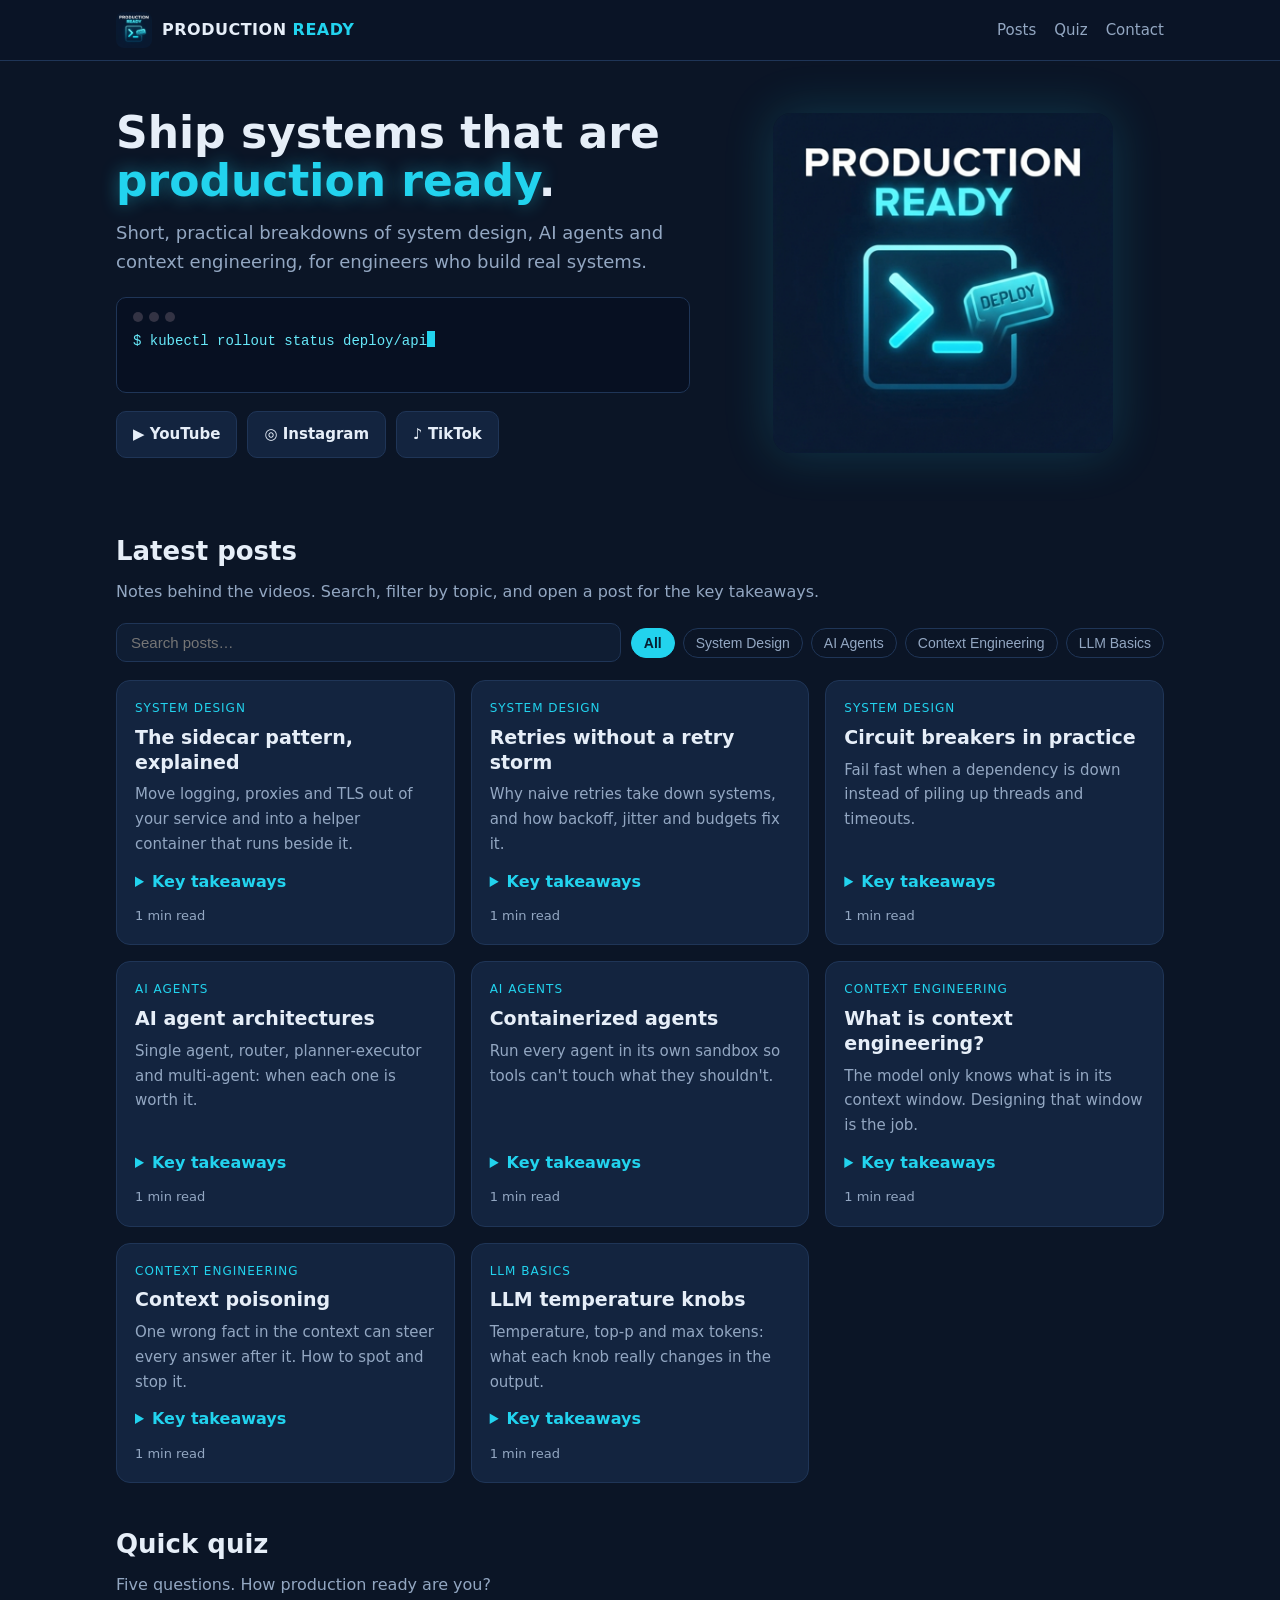
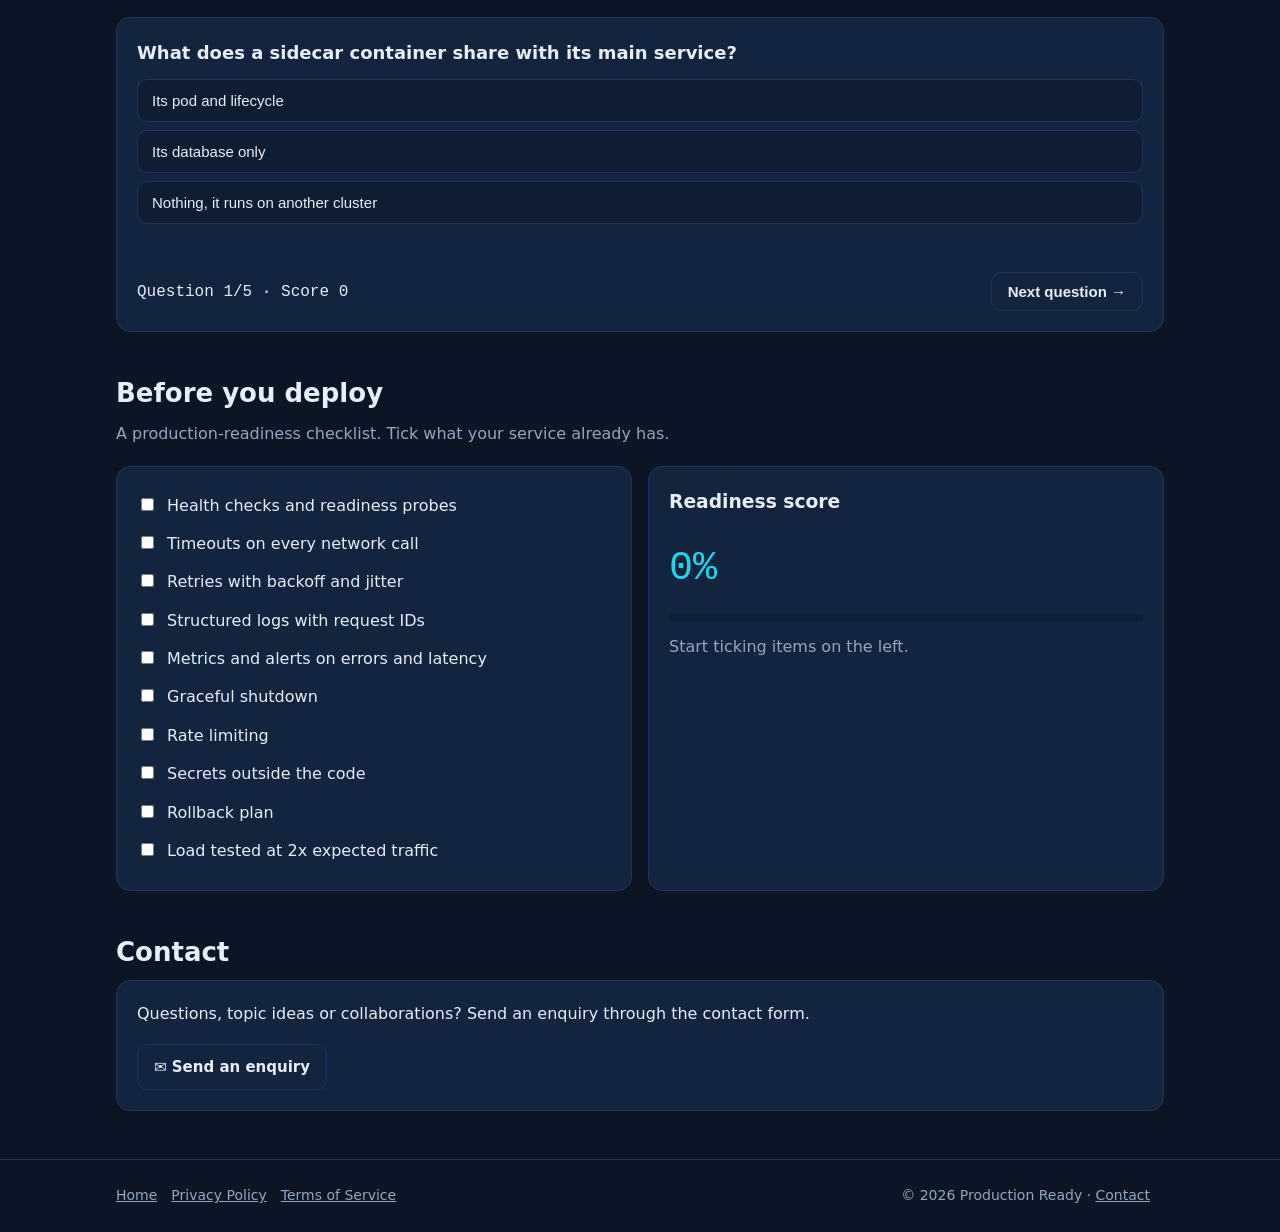
<file: index.html>
<!doctype html><html lang="en"><head><meta charset="utf-8"><meta name="viewport" content="width=device-width,initial-scale=1"><title>Production Ready</title><meta name="description" content="Production Ready: system design, AI agents and context engineering explained in short videos."><link rel="icon" href="assets/favicon.png"><link rel="stylesheet" href="style.css"></head><body>
<header class="top"><div class="wrap"><a class="brand" href="index.html"><img src="assets/logo.png" alt="Production Ready logo"><span>PRODUCTION <b>READY</b></span></a><nav class="links"><a href="index.html#posts">Posts</a><a class="hide-sm" href="index.html#quiz">Quiz</a><a href="contact.html">Contact</a></nav></div></header>
<main class="wrap">
<section class="hero"><div>
<h1>Ship systems that are <b>production ready</b>.</h1>
<p>Short, practical breakdowns of system design, AI agents and context engineering, for engineers who build real systems.</p>
<div class="term mono" aria-live="polite"><div class="dots"><i></i><i></i><i></i></div><span id="typed"></span><span class="caret"></span></div>
<div class="socials">
<a class="btn" href="https://youtube.com/@ruproductionready" target="_blank" rel="noopener">▶ YouTube</a>
<a class="btn" href="https://www.instagram.com/ruproductionready/" target="_blank" rel="noopener">◎ Instagram</a>
<a class="btn" href="https://www.tiktok.com/@ruproductionready" target="_blank" rel="noopener">♪ TikTok</a>
</div></div>
<img src="assets/logo.png" alt="Production Ready channel logo"></section>

<h2 class="sec" id="posts">Latest posts</h2><p class="sub">Notes behind the videos. Search, filter by topic, and open a post for the key takeaways.</p>
<div class="tools"><input id="q" type="search" placeholder="Search posts…" aria-label="Search posts"><div class="chips" id="chips"></div></div>
<div class="grid" id="grid"></div><p class="empty" id="empty">No posts match. Try another word or topic.</p>

<h2 class="sec" id="quiz">Quick quiz</h2><p class="sub">Five questions. How production ready are you?</p>
<div class="quiz"><div class="q" id="qq"></div><div class="opts" id="qo"></div><div class="fb" id="qf"></div>
<div class="row"><span class="mono" id="qs"></span><button class="btn" id="qn">Next question →</button></div></div>

<h2 class="sec">Before you deploy</h2><p class="sub">A production-readiness checklist. Tick what your service already has.</p>
<div class="cards2"><div class="box check" id="ck"></div>
<div class="box"><h3 style="margin-top:0">Readiness score</h3><div class="mono" style="font-size:40px;color:var(--cyan)" id="ckp">0%</div><div class="bar"><i id="ckb"></i></div><p class="sub" style="margin-top:12px" id="ckm">Start ticking items on the left.</p></div></div>

<h2 class="sec" id="contact">Contact</h2>
<div class="box"><p style="margin-top:0">Questions, topic ideas or collaborations? Send an enquiry through the contact form.</p>
<a class="btn" href="contact.html">✉ Send an enquiry</a></div>
</main>
<script>
const lines=["$ kubectl rollout status deploy/api","deployment \"api\" successfully rolled out","$ echo \"subscribe @ruproductionready\""];
(function(){const el=document.getElementById('typed');let i=0,j=0,out='';(function t(){if(i>=lines.length){setTimeout(()=>{i=0;j=0;out='';el.textContent='';t()},3000);return}
if(j<=lines[i].length){el.textContent=out+lines[i].slice(0,j++);setTimeout(t,40)}else{out+=lines[i]+"\n";el.textContent=out;i++;j=0;setTimeout(t,500)}})();el.style.whiteSpace='pre-wrap'})();
const posts=[
{t:"System Design",h:"The sidecar pattern, explained",p:"Move logging, proxies and TLS out of your service and into a helper container that runs beside it.",k:["One sidecar per service instance, same lifecycle","Great for cross-cutting concerns: mTLS, metrics, retries","Cost: extra latency hop and resources per pod"]},
{t:"System Design",h:"Retries without a retry storm",p:"Why naive retries take down systems, and how backoff, jitter and budgets fix it.",k:["Exponential backoff plus random jitter","Cap retries with a retry budget","Only retry idempotent operations"]},
{t:"System Design",h:"Circuit breakers in practice",p:"Fail fast when a dependency is down instead of piling up threads and timeouts.",k:["Closed → open → half-open states","Pair with timeouts and fallbacks","Alert on breaker state changes"]},
{t:"AI Agents",h:"AI agent architectures",p:"Single agent, router, planner-executor and multi-agent: when each one is worth it.",k:["Start with one agent and good tools","Add a planner only for long multi-step tasks","Multi-agent adds cost and coordination bugs"]},
{t:"AI Agents",h:"Containerized agents",p:"Run every agent in its own sandbox so tools can't touch what they shouldn't.",k:["Isolate file system and network per agent","Scope credentials to the task","Log every tool call"]},
{t:"Context Engineering",h:"What is context engineering?",p:"The model only knows what is in its context window. Designing that window is the job.",k:["Pick the right facts, not the most facts","Order matters: instructions, data, question","Measure with evals, not vibes"]},
{t:"Context Engineering",h:"Context poisoning",p:"One wrong fact in the context can steer every answer after it. How to spot and stop it.",k:["Validate retrieved content before use","Keep tool output separate from instructions","Reset or summarize long sessions"]},
{t:"LLM Basics",h:"LLM temperature knobs",p:"Temperature, top-p and max tokens: what each knob really changes in the output.",k:["Low temperature for facts and code","Higher temperature for brainstorming","Change one knob at a time"]}];
const topics=["All",...new Set(posts.map(p=>p.t))];let cur="All";
const chips=document.getElementById('chips'),grid=document.getElementById('grid'),q=document.getElementById('q');
topics.forEach(t=>{const b=document.createElement('button');b.className='chip'+(t==cur?' on':'');b.textContent=t;b.onclick=()=>{cur=t;[...chips.children].forEach(c=>c.classList.toggle('on',c==b));render()};chips.appendChild(b)});
function render(){const s=q.value.toLowerCase();const list=posts.filter(p=>(cur=="All"||p.t==cur)&&(p.h+p.p+p.k.join(' ')).toLowerCase().includes(s));
grid.innerHTML=list.map(p=>`<article class="post"><span class="tag">${p.t}</span><h3>${p.h}</h3><p>${p.p}</p><details><summary>Key takeaways</summary><div><ul>${p.k.map(x=>`<li>${x}</li>`).join('')}</ul><a href="https://youtube.com/@ruproductionready" target="_blank" rel="noopener">Watch on YouTube →</a></div></details><div class="meta">${Math.max(1,Math.round((p.p+p.k.join(' ')).split(' ').length/40))} min read</div></article>`).join('');
document.getElementById('empty').style.display=list.length?'none':'block'}q.oninput=render;render();
const Q=[["What does a sidecar container share with its main service?",["Its pod and lifecycle","Its database only","Nothing, it runs on another cluster"],0,"A sidecar runs beside the service, in the same pod, and starts and stops with it."],
["Why add jitter to retry backoff?",["To make retries faster","To stop clients retrying in sync","To skip failed requests"],1,"Random jitter spreads retries out so clients don't hammer a recovering service together."],
["A circuit breaker in the open state…",["Sends all calls through","Fails calls fast without calling the dependency","Restarts the dependency"],1,"Open means calls fail fast until a half-open probe succeeds."],
["Which temperature suits generating code?",["Low (0–0.3)","High (1.2+)","It never matters"],0,"Low temperature keeps output focused and repeatable."],
["Context poisoning happens when…",["The context window is empty","A wrong fact in context steers later answers","The model is too small"],1,"Bad data in the window keeps influencing responses until it's removed."]];
let qi=0,sc=0,done=false;const qq=document.getElementById('qq'),qo=document.getElementById('qo'),qf=document.getElementById('qf'),qs=document.getElementById('qs'),qn=document.getElementById('qn');
function showQ(){if(qi>=Q.length){qq.textContent=`You scored ${sc}/${Q.length}. ${sc>=4?'Production ready! 🚀':'Watch a few more Shorts and try again.'}`;qo.innerHTML='';qf.textContent='';qn.textContent='Restart quiz';qs.textContent='';return}
const [t,o,a,e]=Q[qi];done=false;qq.textContent=t;qf.textContent='';qs.textContent=`Question ${qi+1}/${Q.length} · Score ${sc}`;qn.textContent='Next question →';
qo.innerHTML='';o.forEach((x,i)=>{const b=document.createElement('button');b.textContent=x;b.onclick=()=>{if(done)return;done=true;if(i==a)sc++;b.classList.add(i==a?'right':'wrong');qo.children[a].classList.add('right');qf.textContent=(i==a?'Correct. ':'Not quite. ')+e;qs.textContent=`Question ${qi+1}/${Q.length} · Score ${sc}`};qo.appendChild(b)})}
qn.onclick=()=>{if(qi>=Q.length){qi=0;sc=0}else qi++;showQ()};showQ();
const items=["Health checks and readiness probes","Timeouts on every network call","Retries with backoff and jitter","Structured logs with request IDs","Metrics and alerts on errors and latency","Graceful shutdown","Rate limiting","Secrets outside the code","Rollback plan","Load tested at 2x expected traffic"];
const ck=document.getElementById('ck');let saved=[];try{saved=JSON.parse(localStorage.getItem('prc-check')||'[]')}catch(e){}
items.forEach((x,i)=>{const l=document.createElement('label');l.innerHTML=`<input type="checkbox" ${saved.includes(i)?'checked':''}><span>${x}</span>`;ck.appendChild(l)});
function upd(){const c=[...ck.querySelectorAll('input')].map((b,i)=>b.checked?i:-1).filter(i=>i>=0);const p=Math.round(c.length/items.length*100);
document.getElementById('ckp').textContent=p+'%';document.getElementById('ckb').style.width=p+'%';
document.getElementById('ckm').textContent=p==100?'Ship it. 🚀':p>=70?'Almost there. Close the gaps before launch.':p>0?'Keep going. Each item prevents a real outage.':'Start ticking items on the left.';
try{localStorage.setItem('prc-check',JSON.stringify(c))}catch(e){}}ck.onchange=upd;upd();
</script>
<footer class="bot"><div class="wrap"><div><a href="index.html">Home</a><a href="privacy.html">Privacy Policy</a><a href="terms.html">Terms of Service</a></div><div>&copy; 2026 Production Ready · <a href="contact.html">Contact</a></div></div></footer></body></html>
</file>
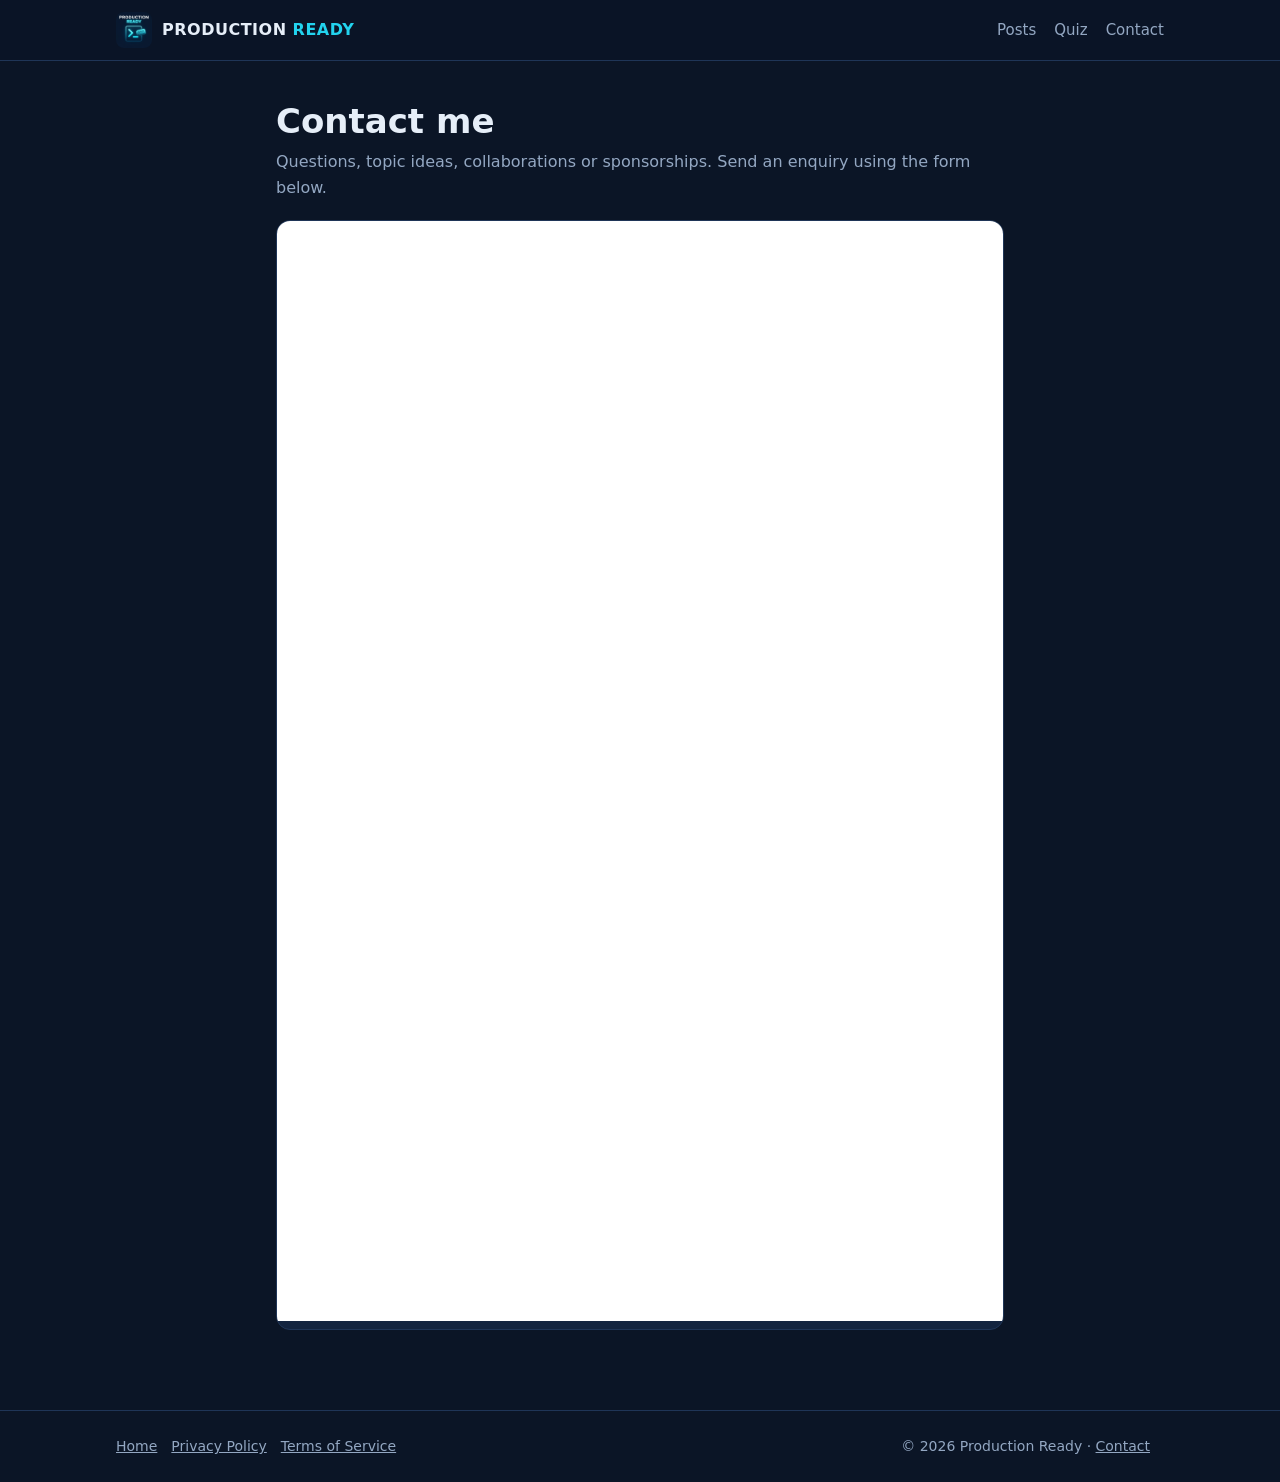
<file: contact.html>
<!doctype html><html lang="en"><head><meta charset="utf-8"><meta name="viewport" content="width=device-width,initial-scale=1"><title>Contact - Production Ready</title><meta name="description" content="Production Ready: system design, AI agents and context engineering explained in short videos."><link rel="icon" href="assets/favicon.png"><link rel="stylesheet" href="style.css"></head><body>
<header class="top"><div class="wrap"><a class="brand" href="index.html"><img src="assets/logo.png" alt="Production Ready logo"><span>PRODUCTION <b>READY</b></span></a><nav class="links"><a href="index.html#posts">Posts</a><a class="hide-sm" href="index.html#quiz">Quiz</a><a href="contact.html">Contact</a></nav></div></header><article class="doc"><h1>Contact me</h1><p class="sub">Questions, topic ideas, collaborations or sponsorships. Send an enquiry using the form below.</p>
<div class="box" id="formbox" style="padding:0;overflow:hidden"></div>
</article>
<script>
// Paste the Google Form's embed link here (Send → <> → copy the src URL ending in viewform?embedded=true).
const FORM_URL="https://docs.google.com/forms/d/e/1FAIpQLSdtJjwDxtmFZ8SE301FwVWBofijLQSCNzoOvqp8snzNSp1Mbg/viewform?embedded=true";
const box=document.getElementById('formbox');
if(FORM_URL){box.innerHTML='<iframe src="'+FORM_URL+'" title="Enquiry form" style="width:100%;height:1100px;border:0;background:#fff" loading="lazy">Loading…</iframe>'}
else{box.style.padding='20px';box.innerHTML='<p style="margin-top:0">The enquiry form is coming soon.</p>'}
</script>
<footer class="bot"><div class="wrap"><div><a href="index.html">Home</a><a href="privacy.html">Privacy Policy</a><a href="terms.html">Terms of Service</a></div><div>&copy; 2026 Production Ready · <a href="contact.html">Contact</a></div></div></footer></body></html>
</file>
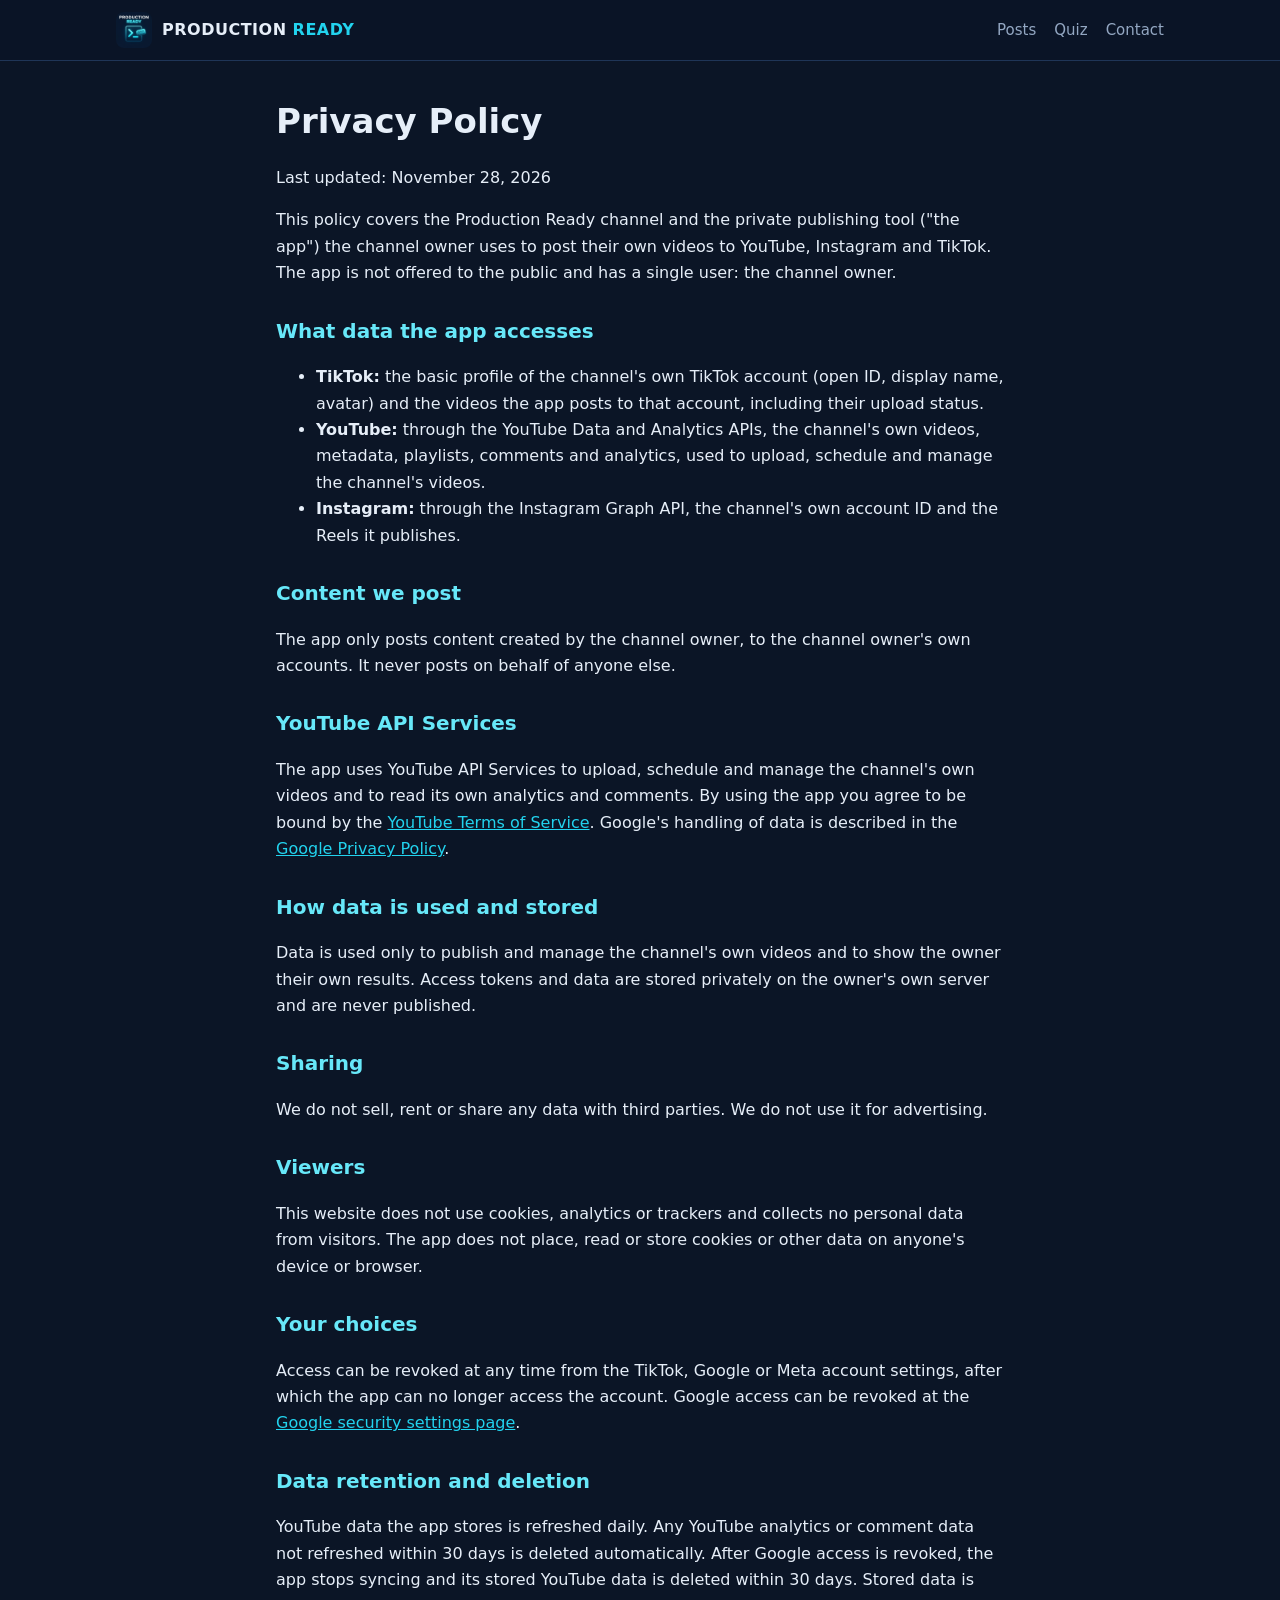
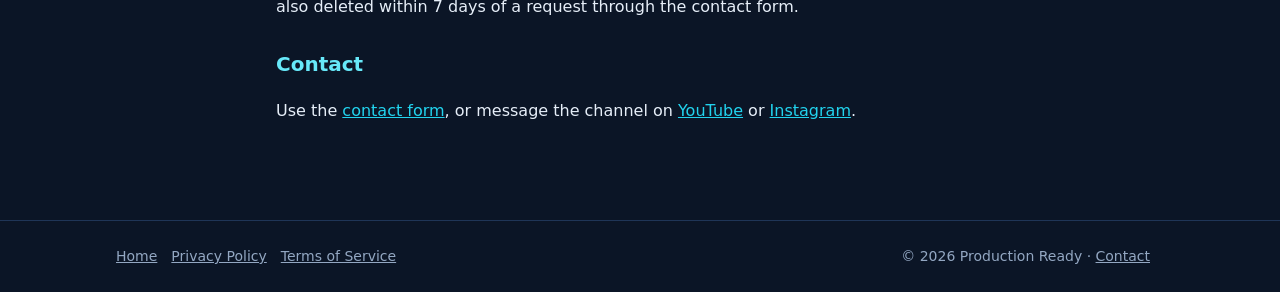
<file: privacy.html>
<!doctype html><html lang="en"><head><meta charset="utf-8"><meta name="viewport" content="width=device-width,initial-scale=1"><title>Privacy Policy - Production Ready</title><meta name="description" content="Production Ready: system design, AI agents and context engineering explained in short videos."><link rel="icon" href="assets/favicon.png"><link rel="stylesheet" href="style.css"></head><body>
<header class="top"><div class="wrap"><a class="brand" href="index.html"><img src="assets/logo.png" alt="Production Ready logo"><span>PRODUCTION <b>READY</b></span></a><nav class="links"><a href="index.html#posts">Posts</a><a class="hide-sm" href="index.html#quiz">Quiz</a><a href="contact.html">Contact</a></nav></div></header><article class="doc">
<h1>Privacy Policy</h1><p class="muted">Last updated: November 28, 2026</p>
<p>This policy covers the Production Ready channel and the private publishing tool ("the app") the channel owner uses to post their own videos to YouTube, Instagram and TikTok. The app is not offered to the public and has a single user: the channel owner.</p>
<h2>What data the app accesses</h2>
<ul>
<li><strong>TikTok:</strong> the basic profile of the channel's own TikTok account (open ID, display name, avatar) and the videos the app posts to that account, including their upload status.</li>
<li><strong>YouTube:</strong> through the YouTube Data and Analytics APIs, the channel's own videos, metadata, playlists, comments and analytics, used to upload, schedule and manage the channel's videos.</li>
<li><strong>Instagram:</strong> through the Instagram Graph API, the channel's own account ID and the Reels it publishes.</li>
</ul>
<h2>Content we post</h2><p>The app only posts content created by the channel owner, to the channel owner's own accounts. It never posts on behalf of anyone else.</p>
<h2>YouTube API Services</h2><p>The app uses YouTube API Services to upload, schedule and manage the channel's own videos and to read its own analytics and comments. By using the app you agree to be bound by the <a href="https://www.youtube.com/t/terms">YouTube Terms of Service</a>. Google's handling of data is described in the <a href="https://policies.google.com/privacy">Google Privacy Policy</a>.</p>
<h2>How data is used and stored</h2><p>Data is used only to publish and manage the channel's own videos and to show the owner their own results. Access tokens and data are stored privately on the owner's own server and are never published.</p>
<h2>Sharing</h2><p>We do not sell, rent or share any data with third parties. We do not use it for advertising.</p>
<h2>Viewers</h2><p>This website does not use cookies, analytics or trackers and collects no personal data from visitors. The app does not place, read or store cookies or other data on anyone's device or browser.</p>
<h2>Your choices</h2><p>Access can be revoked at any time from the TikTok, Google or Meta account settings, after which the app can no longer access the account. Google access can be revoked at the <a href="https://security.google.com/settings/security/permissions">Google security settings page</a>.</p>
<h2>Data retention and deletion</h2><p>YouTube data the app stores is refreshed daily. Any YouTube analytics or comment data not refreshed within 30 days is deleted automatically. After Google access is revoked, the app stops syncing and its stored YouTube data is deleted within 30 days. Stored data is also deleted within 7 days of a request through the contact form.</p>
<h2>Contact</h2><p>Use the <a href="contact.html">contact form</a>, or message the channel on <a href="https://youtube.com/@ruproductionready">YouTube</a> or <a href="https://www.instagram.com/ruproductionready/">Instagram</a>.</p>
</article><footer class="bot"><div class="wrap"><div><a href="index.html">Home</a><a href="privacy.html">Privacy Policy</a><a href="terms.html">Terms of Service</a></div><div>&copy; 2026 Production Ready · <a href="contact.html">Contact</a></div></div></footer></body></html>
</file>
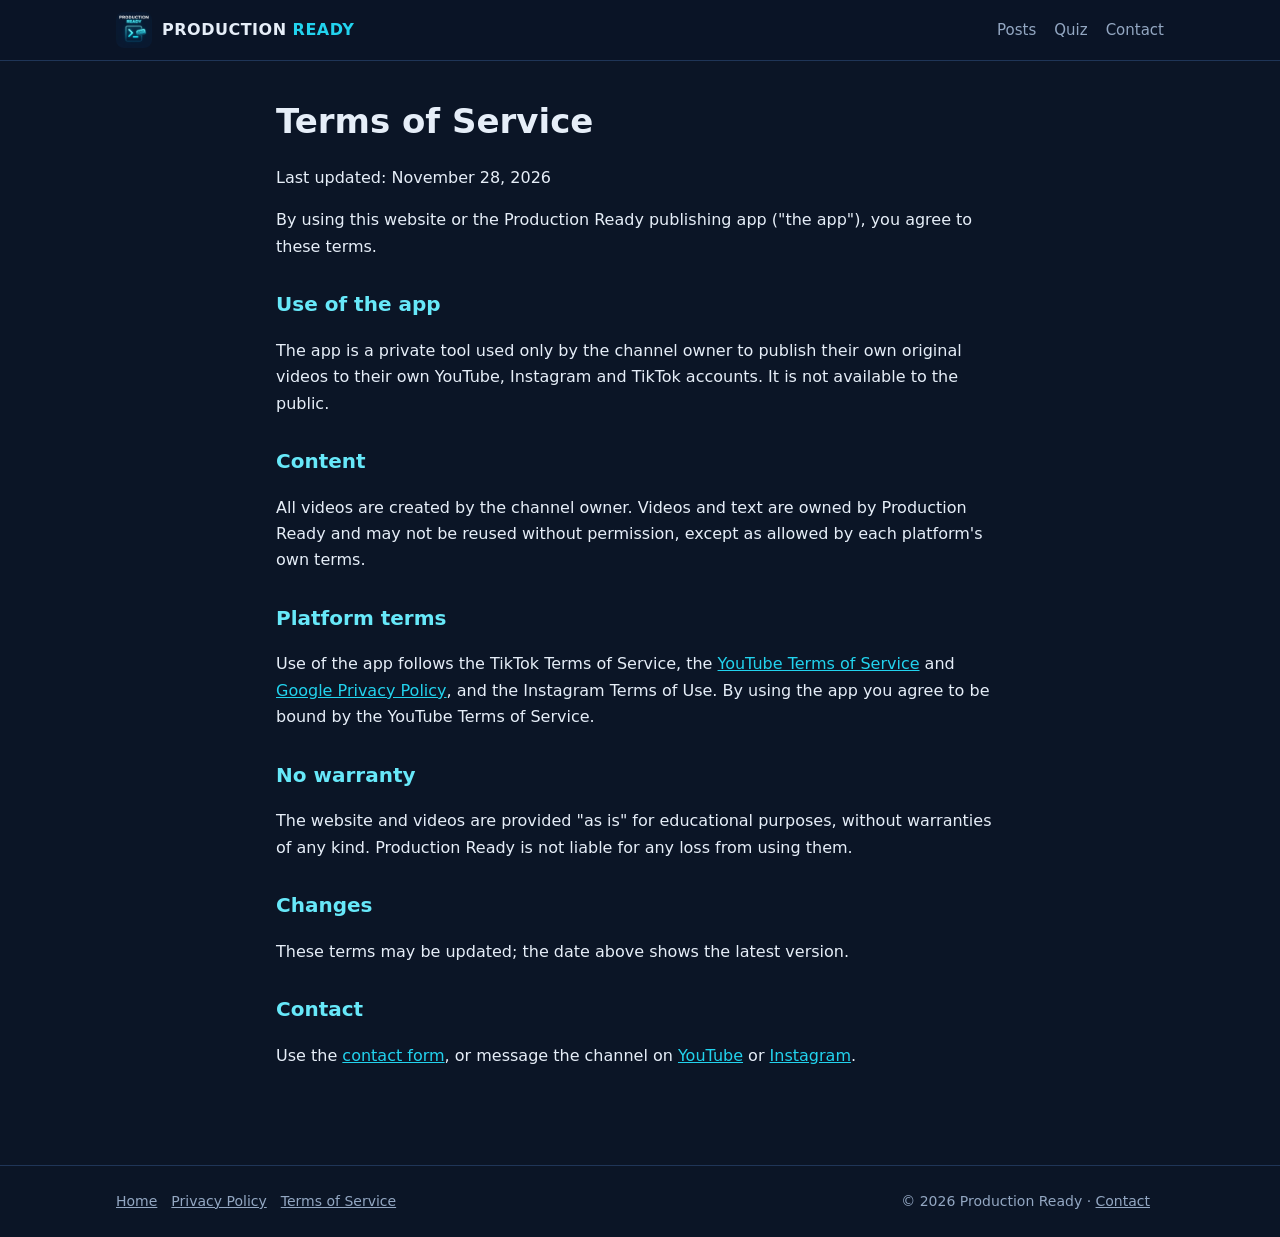
<file: terms.html>
<!doctype html><html lang="en"><head><meta charset="utf-8"><meta name="viewport" content="width=device-width,initial-scale=1"><title>Terms of Service - Production Ready</title><meta name="description" content="Production Ready: system design, AI agents and context engineering explained in short videos."><link rel="icon" href="assets/favicon.png"><link rel="stylesheet" href="style.css"></head><body>
<header class="top"><div class="wrap"><a class="brand" href="index.html"><img src="assets/logo.png" alt="Production Ready logo"><span>PRODUCTION <b>READY</b></span></a><nav class="links"><a href="index.html#posts">Posts</a><a class="hide-sm" href="index.html#quiz">Quiz</a><a href="contact.html">Contact</a></nav></div></header><article class="doc">
<h1>Terms of Service</h1><p class="muted">Last updated: November 28, 2026</p>
<p>By using this website or the Production Ready publishing app ("the app"), you agree to these terms.</p>
<h2>Use of the app</h2><p>The app is a private tool used only by the channel owner to publish their own original videos to their own YouTube, Instagram and TikTok accounts. It is not available to the public.</p>
<h2>Content</h2><p>All videos are created by the channel owner. Videos and text are owned by Production Ready and may not be reused without permission, except as allowed by each platform's own terms.</p>
<h2>Platform terms</h2><p>Use of the app follows the TikTok Terms of Service, the <a href="https://www.youtube.com/t/terms">YouTube Terms of Service</a> and <a href="https://policies.google.com/privacy">Google Privacy Policy</a>, and the Instagram Terms of Use. By using the app you agree to be bound by the YouTube Terms of Service.</p>
<h2>No warranty</h2><p>The website and videos are provided "as is" for educational purposes, without warranties of any kind. Production Ready is not liable for any loss from using them.</p>
<h2>Changes</h2><p>These terms may be updated; the date above shows the latest version.</p>
<h2>Contact</h2><p>Use the <a href="contact.html">contact form</a>, or message the channel on <a href="https://youtube.com/@ruproductionready">YouTube</a> or <a href="https://www.instagram.com/ruproductionready/">Instagram</a>.</p>
</article><footer class="bot"><div class="wrap"><div><a href="index.html">Home</a><a href="privacy.html">Privacy Policy</a><a href="terms.html">Terms of Service</a></div><div>&copy; 2026 Production Ready · <a href="contact.html">Contact</a></div></div></footer></body></html>
</file>
<file: style.css>
:root{--bg:#0b1526;--bg2:#0f1d33;--card:#13243f;--line:#1f3557;--fg:#e6eef8;--muted:#93a7c2;--cyan:#22d3ee;--cyan2:#67e8f9}
*{box-sizing:border-box}html{scroll-behavior:smooth}
body{margin:0;background:var(--bg);color:var(--fg);font:16px/1.65 Inter,system-ui,-apple-system,Segoe UI,Roboto,sans-serif}
a{color:var(--cyan)}code,.mono{font-family:ui-monospace,SFMono-Regular,Menlo,Consolas,monospace}
.wrap{max-width:1080px;margin:0 auto;padding:0 16px}
header.top{position:sticky;top:0;z-index:10;background:rgba(11,21,38,.92);backdrop-filter:blur(8px);border-bottom:1px solid var(--line)}
header.top .wrap{display:flex;align-items:center;gap:12px;height:60px}
.brand{display:flex;align-items:center;gap:10px;color:var(--fg);text-decoration:none;font-weight:800;letter-spacing:.5px}
.brand img{width:36px;height:36px;border-radius:8px}.brand span b{color:var(--cyan)}
nav.links{margin-left:auto;display:flex;gap:18px}nav.links a{color:var(--muted);text-decoration:none;font-size:15px}nav.links a:hover{color:var(--cyan)}
.hero{display:grid;grid-template-columns:1.3fr 1fr;gap:32px;align-items:center;padding:48px 0 32px}
.hero h1{font-size:44px;line-height:1.1;margin:0 0 12px}.hero h1 b{color:var(--cyan);text-shadow:0 0 18px rgba(34,211,238,.45)}
.hero p{color:var(--muted);font-size:18px;margin:0 0 20px}
.hero img{width:100%;max-width:340px;justify-self:center;border-radius:18px;box-shadow:0 0 50px rgba(34,211,238,.18)}
.term{background:#071022;border:1px solid var(--line);border-radius:10px;padding:14px 16px;font-size:14px;min-height:96px;color:var(--cyan2)}
.term .dots{display:flex;gap:6px;margin-bottom:8px}.term .dots i{width:10px;height:10px;border-radius:50%;background:#334}
.caret{display:inline-block;width:8px;height:16px;background:var(--cyan);vertical-align:-2px;animation:blink 1s steps(1) infinite}@keyframes blink{50%{opacity:0}}
.socials{display:flex;flex-wrap:wrap;gap:10px;margin-top:18px}
.btn{display:inline-flex;align-items:center;gap:8px;padding:10px 16px;border-radius:10px;border:1px solid var(--line);background:var(--card);color:var(--fg);text-decoration:none;font-weight:600;cursor:pointer;font-size:15px}
.btn:hover,.btn.on{border-color:var(--cyan);color:var(--cyan)}
h2.sec{font-size:26px;margin:40px 0 6px}.sub{color:var(--muted);margin:0 0 18px}
.tools{display:flex;flex-wrap:wrap;gap:10px;align-items:center;margin-bottom:18px}
.tools input{flex:1 1 220px;min-width:0;padding:10px 14px;border-radius:10px;border:1px solid var(--line);background:var(--bg2);color:var(--fg);font-size:15px}
.chips{display:flex;flex-wrap:wrap;gap:8px}.chip{padding:6px 12px;border-radius:999px;border:1px solid var(--line);background:transparent;color:var(--muted);cursor:pointer;font-size:14px}
.chip.on{background:var(--cyan);color:#062033;border-color:var(--cyan);font-weight:700}
.grid{display:grid;grid-template-columns:repeat(3,1fr);gap:16px}
.post{background:var(--card);border:1px solid var(--line);border-radius:14px;padding:18px;display:flex;flex-direction:column;transition:transform .15s,border-color .15s}
.post:hover{transform:translateY(-3px);border-color:var(--cyan)}
.post .tag{font-size:12px;color:var(--cyan);text-transform:uppercase;letter-spacing:1px}.post h3{margin:6px 0 8px;font-size:19px;line-height:1.3}
.post p{color:var(--muted);margin:0 0 12px;font-size:15px}.post details{margin-top:auto}.post summary{cursor:pointer;color:var(--cyan);font-weight:600}
.post details div{margin-top:10px;font-size:15px}.post ul{padding-left:18px;margin:8px 0}
.meta{font-size:13px;color:var(--muted);margin-top:10px}
.empty{color:var(--muted);display:none}
.quiz{background:var(--card);border:1px solid var(--line);border-radius:14px;padding:20px}
.quiz .q{font-size:18px;font-weight:600;margin-bottom:12px}.opts{display:grid;gap:8px}
.opts button{text-align:left;padding:12px 14px;border-radius:10px;border:1px solid var(--line);background:var(--bg2);color:var(--fg);cursor:pointer;font-size:15px}
.opts button.right{border-color:#22c55e;background:#0f2e1f}.opts button.wrong{border-color:#ef4444;background:#2e1414}
.quiz .fb{margin-top:12px;color:var(--muted);min-height:24px}.quiz .row{display:flex;justify-content:space-between;align-items:center;margin-top:12px;gap:10px;flex-wrap:wrap}
.cards2{display:grid;grid-template-columns:1fr 1fr;gap:16px}
.box{background:var(--card);border:1px solid var(--line);border-radius:14px;padding:20px}
.check label{display:flex;gap:10px;align-items:flex-start;padding:6px 0;cursor:pointer}.check input{margin-top:5px;accent-color:var(--cyan)}
.bar{height:8px;background:var(--bg2);border-radius:99px;overflow:hidden;margin-top:12px}.bar i{display:block;height:100%;width:0;background:var(--cyan);transition:width .2s}
footer.bot{border-top:1px solid var(--line);margin-top:48px;padding:24px 0;color:var(--muted);font-size:14px}
footer.bot .wrap{display:flex;flex-wrap:wrap;gap:16px;justify-content:space-between}footer.bot a{color:var(--muted);margin-right:14px}
article.doc{max-width:760px;margin:0 auto;padding:32px 16px}article.doc h1{font-size:34px;margin:0}article.doc h2{color:var(--cyan2);font-size:20px;margin-top:28px}
@media (max-width:900px){.grid{grid-template-columns:1fr 1fr}.hero{grid-template-columns:1fr}.hero img{max-width:220px;grid-row:1}}
@media (max-width:620px){.grid,.cards2{grid-template-columns:1fr}.hero h1{font-size:32px}nav.links{gap:12px}nav.links a.hide-sm{display:none}}
</file>
